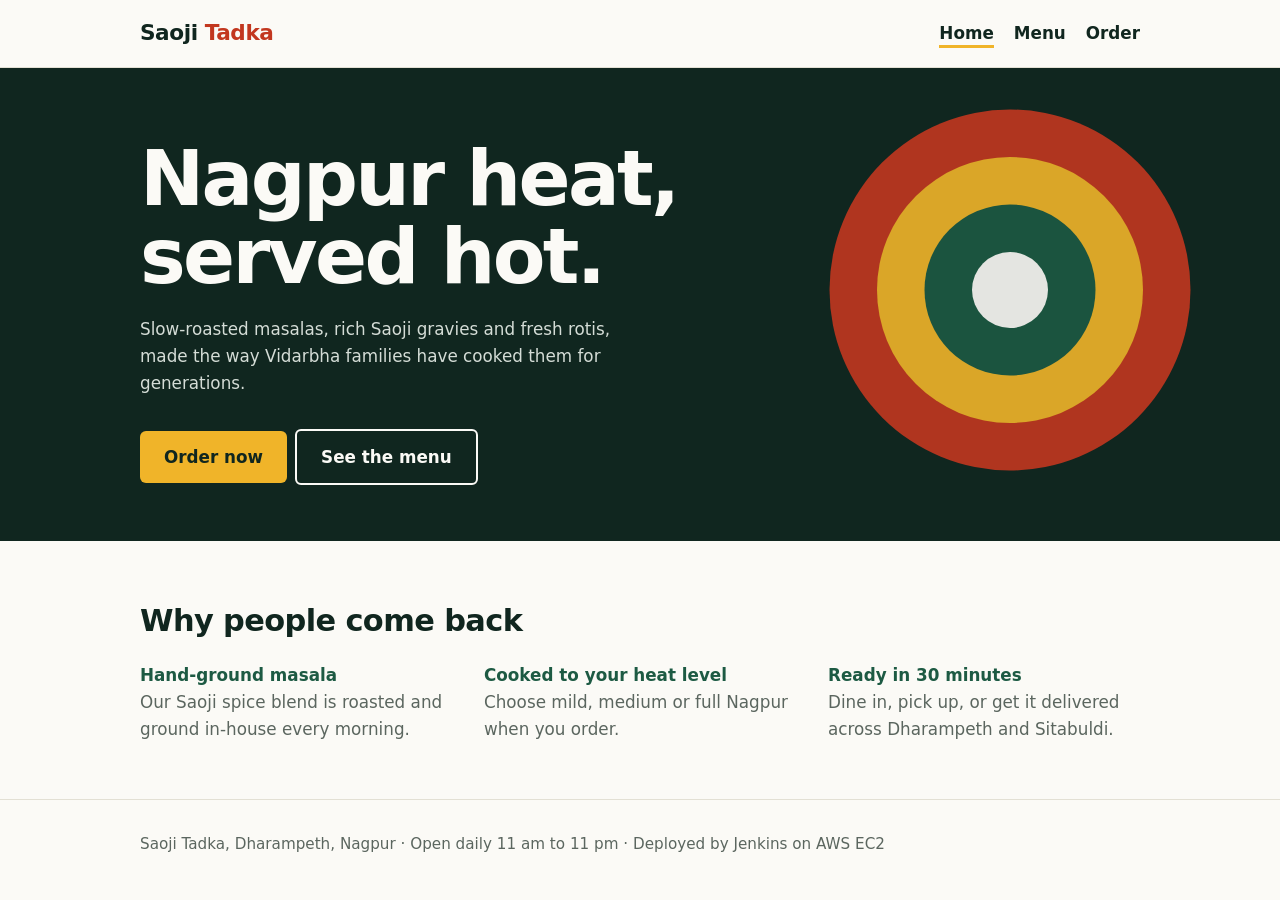
<file: index.html>
<!DOCTYPE html>
<html lang="en"><head><meta charset="UTF-8"><meta name="viewport" content="width=device-width, initial-scale=1.0"><title>Saoji Tadka | Nagpur's spicy kitchen</title>
<meta name="description" content="Authentic Saoji cuisine from Nagpur."><link rel="stylesheet" href="css/style.css"></head>
<body>
<header class="site"><div class="wrap">
<a class="logo" href="index.html">Saoji <span>Tadka</span></a>
<nav aria-label="Main"><a href="index.html" aria-current="page">Home</a><a href="menu.html" >Menu</a><a href="order.html" >Order</a></nav>
</div></header>
<main>
<div class="hero"><div class="wrap">
<svg viewBox="0 0 400 400" aria-hidden="true"><circle cx="200" cy="200" r="190" fill="#c2371f"/><circle cx="200" cy="200" r="140" fill="#f0b429"/><circle cx="200" cy="200" r="90" fill="#1d5a43"/><circle cx="200" cy="200" r="40" fill="#fbfaf6"/></svg>
<h1>Nagpur heat, served hot.</h1>
<p>Slow-roasted masalas, rich Saoji gravies and fresh rotis, made the way Vidarbha families have cooked them for generations.</p>
<a class="btn" href="order.html">Order now</a><a class="btn ghost" href="menu.html">See the menu</a>
</div></div>
<section><div class="wrap"><h2>Why people come back</h2>
<div class="facts">
<div><h3>Hand-ground masala</h3><p>Our Saoji spice blend is roasted and ground in-house every morning.</p></div>
<div><h3>Cooked to your heat level</h3><p>Choose mild, medium or full Nagpur when you order.</p></div>
<div><h3>Ready in 30 minutes</h3><p>Dine in, pick up, or get it delivered across Dharampeth and Sitabuldi.</p></div>
</div></div></section>
</main>
<footer><div class="wrap">Saoji Tadka, Dharampeth, Nagpur · Open daily 11 am to 11 pm · Deployed by Jenkins on AWS EC2</div></footer>
</body></html>
</file>
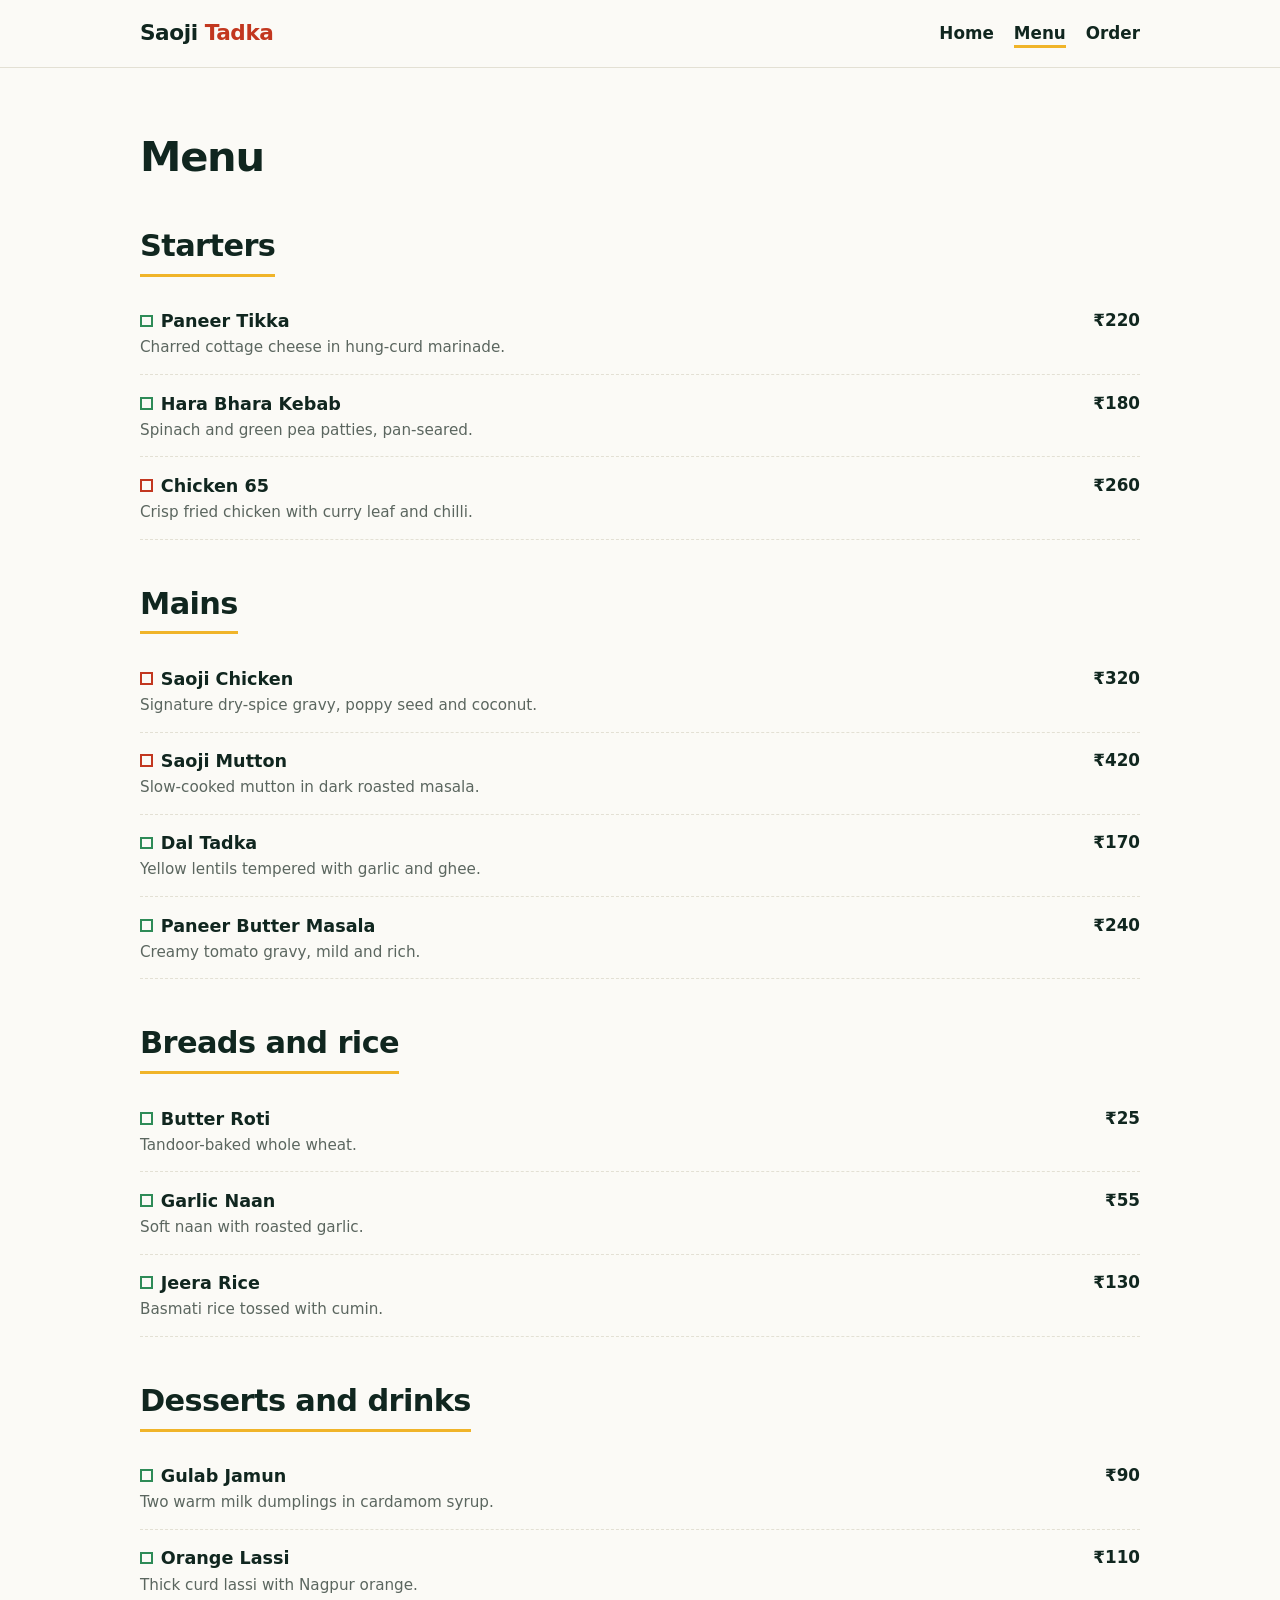
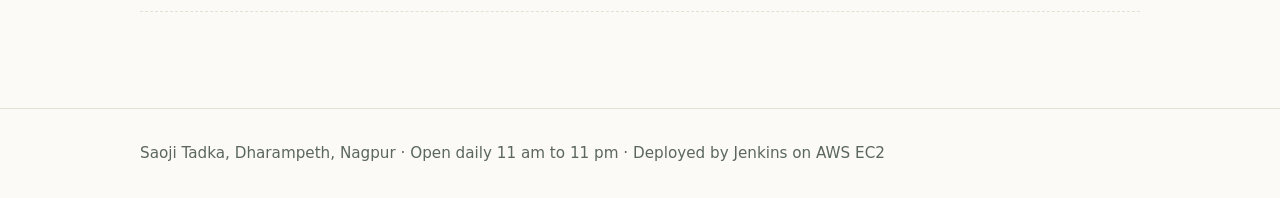
<file: menu.html>
<!DOCTYPE html>
<html lang="en"><head><meta charset="UTF-8"><meta name="viewport" content="width=device-width, initial-scale=1.0"><title>Menu | Saoji Tadka</title><link rel="stylesheet" href="css/style.css"></head>
<body>
<header class="site"><div class="wrap">
<a class="logo" href="index.html">Saoji <span>Tadka</span></a>
<nav aria-label="Main"><a href="index.html" >Home</a><a href="menu.html" aria-current="page">Menu</a><a href="order.html" >Order</a></nav>
</div></header>
<main><section><div class="wrap">
<h1 style="font-size:2.6rem;letter-spacing:-.03em;margin-bottom:2rem">Menu</h1>
<div class="menu-group"><h2>Starters</h2>
<div class="dish"><div><h3><span class="veg" aria-label="Vegetarian"></span>Paneer Tikka</h3><p>Charred cottage cheese in hung-curd marinade.</p></div><span class="price">₹220</span></div>
<div class="dish"><div><h3><span class="veg" aria-label="Vegetarian"></span>Hara Bhara Kebab</h3><p>Spinach and green pea patties, pan-seared.</p></div><span class="price">₹180</span></div>
<div class="dish"><div><h3><span class="nonveg" aria-label="Non-vegetarian"></span>Chicken 65</h3><p>Crisp fried chicken with curry leaf and chilli.</p></div><span class="price">₹260</span></div>
</div>
<div class="menu-group"><h2>Mains</h2>
<div class="dish"><div><h3><span class="nonveg" aria-label="Non-vegetarian"></span>Saoji Chicken</h3><p>Signature dry-spice gravy, poppy seed and coconut.</p></div><span class="price">₹320</span></div>
<div class="dish"><div><h3><span class="nonveg" aria-label="Non-vegetarian"></span>Saoji Mutton</h3><p>Slow-cooked mutton in dark roasted masala.</p></div><span class="price">₹420</span></div>
<div class="dish"><div><h3><span class="veg" aria-label="Vegetarian"></span>Dal Tadka</h3><p>Yellow lentils tempered with garlic and ghee.</p></div><span class="price">₹170</span></div>
<div class="dish"><div><h3><span class="veg" aria-label="Vegetarian"></span>Paneer Butter Masala</h3><p>Creamy tomato gravy, mild and rich.</p></div><span class="price">₹240</span></div>
</div>
<div class="menu-group"><h2>Breads and rice</h2>
<div class="dish"><div><h3><span class="veg" aria-label="Vegetarian"></span>Butter Roti</h3><p>Tandoor-baked whole wheat.</p></div><span class="price">₹25</span></div>
<div class="dish"><div><h3><span class="veg" aria-label="Vegetarian"></span>Garlic Naan</h3><p>Soft naan with roasted garlic.</p></div><span class="price">₹55</span></div>
<div class="dish"><div><h3><span class="veg" aria-label="Vegetarian"></span>Jeera Rice</h3><p>Basmati rice tossed with cumin.</p></div><span class="price">₹130</span></div>
</div>
<div class="menu-group"><h2>Desserts and drinks</h2>
<div class="dish"><div><h3><span class="veg" aria-label="Vegetarian"></span>Gulab Jamun</h3><p>Two warm milk dumplings in cardamom syrup.</p></div><span class="price">₹90</span></div>
<div class="dish"><div><h3><span class="veg" aria-label="Vegetarian"></span>Orange Lassi</h3><p>Thick curd lassi with Nagpur orange.</p></div><span class="price">₹110</span></div>
</div>
</div></section></main>
<footer><div class="wrap">Saoji Tadka, Dharampeth, Nagpur · Open daily 11 am to 11 pm · Deployed by Jenkins on AWS EC2</div></footer>
</body></html>
</file>
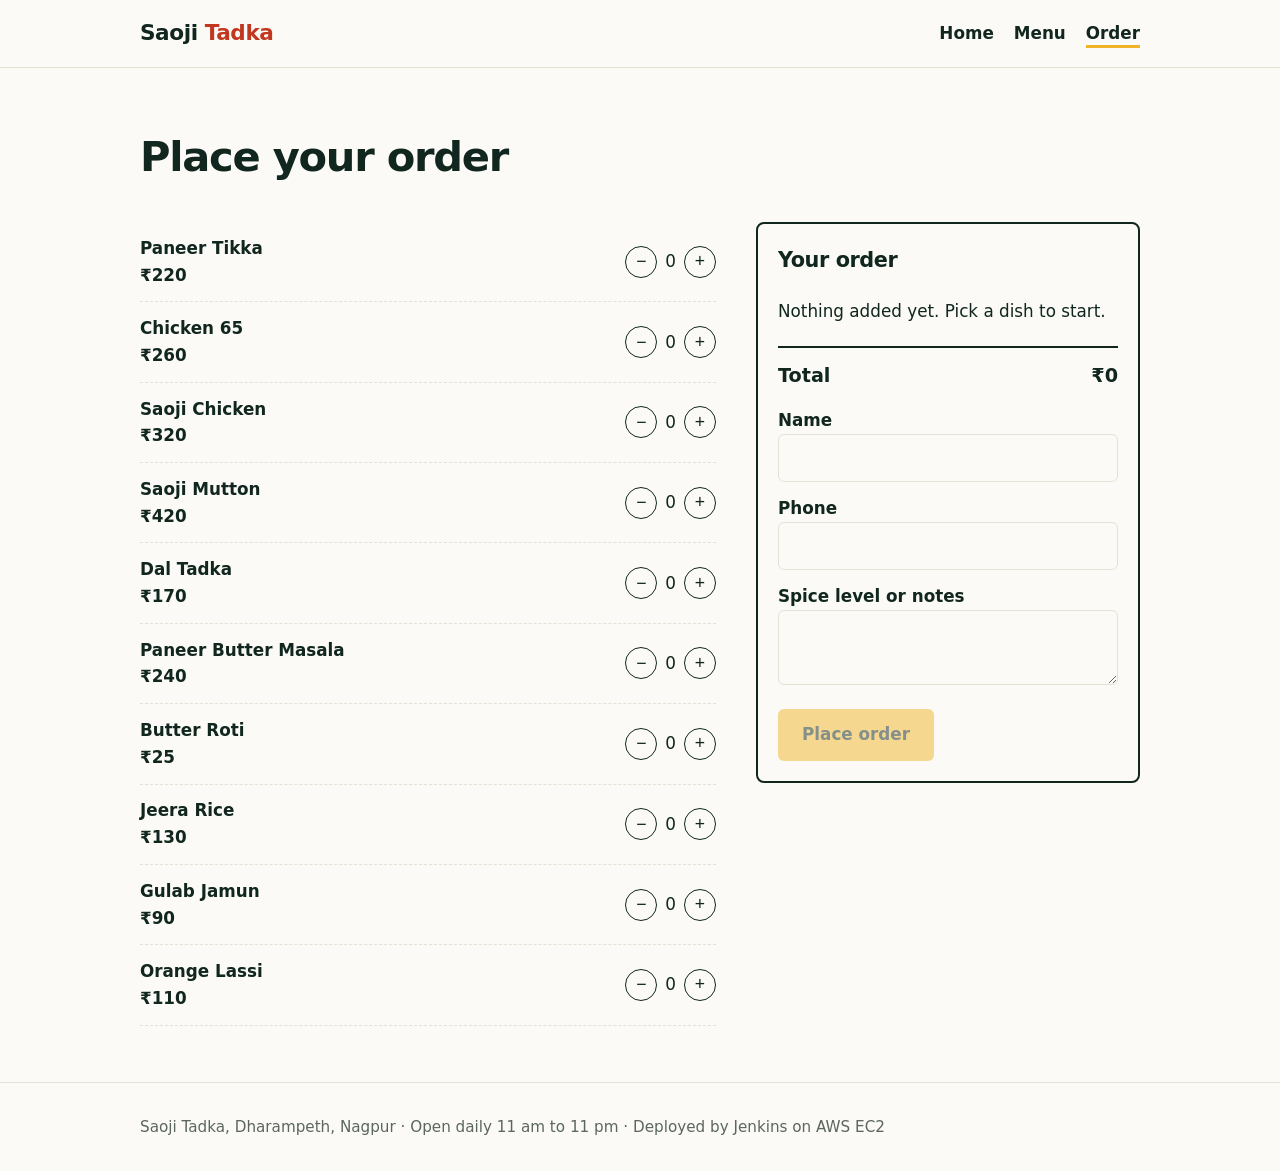
<file: order.html>
<!DOCTYPE html>
<html lang="en"><head><meta charset="UTF-8"><meta name="viewport" content="width=device-width, initial-scale=1.0"><title>Order | Saoji Tadka</title><link rel="stylesheet" href="css/style.css"></head>
<body>
<header class="site"><div class="wrap">
<a class="logo" href="index.html">Saoji <span>Tadka</span></a>
<nav aria-label="Main"><a href="index.html" >Home</a><a href="menu.html" >Menu</a><a href="order.html" aria-current="page">Order</a></nav>
</div></header>
<main><section><div class="wrap">
<h1 style="font-size:2.6rem;letter-spacing:-.03em;margin-bottom:2rem">Place your order</h1>
<div class="order-grid">
<div id="items" aria-label="Dishes"></div>
<aside class="cart" aria-live="polite">
<h2 style="font-size:1.3rem">Your order</h2>
<ul id="cart-list"><li>Nothing added yet. Pick a dish to start.</li></ul>
<div class="total"><span>Total</span><span id="total">₹0</span></div>
<label for="name">Name</label><input id="name" autocomplete="name">
<label for="phone">Phone</label><input id="phone" inputmode="tel" autocomplete="tel">
<label for="note">Spice level or notes</label><textarea id="note" rows="2"></textarea>
<p style="margin-top:1rem"><button class="btn" id="place" disabled>Place order</button></p>
<div class="msg" id="msg" role="status"></div>
</aside>
</div></div></section></main>
<footer><div class="wrap">Saoji Tadka, Dharampeth, Nagpur · Open daily 11 am to 11 pm · Deployed by Jenkins on AWS EC2</div></footer>
<script src="js/order.js"></script>
</body></html>
</file>
<file: css/style.css>
:root{
  --ink:#10261f; --leaf:#1d5a43; --turmeric:#f0b429; --chili:#c2371f;
  --paper:#fbfaf6; --line:#e3e0d4; --muted:#5b665f;
  --font:"Bricolage Grotesque","Segoe UI",system-ui,-apple-system,sans-serif;
}
@media (prefers-color-scheme:dark){
  :root{--ink:#f3f1e8;--paper:#0e1c17;--line:#274035;--muted:#9db0a6;--leaf:#5fc79b}
}
*{box-sizing:border-box;margin:0;padding:0}
html{scroll-behavior:smooth}
body{font-family:var(--font);background:var(--paper);color:var(--ink);line-height:1.6;font-size:1.05rem}
a{color:inherit}
:focus-visible{outline:3px solid var(--turmeric);outline-offset:3px}
.wrap{max-width:1040px;margin:0 auto;padding:0 1.25rem}
header.site{border-bottom:1px solid var(--line)}
header.site .wrap{display:flex;justify-content:space-between;align-items:center;flex-wrap:wrap;gap:.75rem;padding-top:1rem;padding-bottom:1rem}
.logo{font-weight:800;font-size:1.35rem;text-decoration:none;letter-spacing:-.02em}
.logo span{color:var(--chili)}
nav a{margin-left:1.25rem;text-decoration:none;font-weight:600;padding-bottom:2px}
nav a:hover,nav a[aria-current="page"]{border-bottom:3px solid var(--turmeric)}
.hero{padding:4.5rem 0 3.5rem;background:#10261f;color:#fbfaf6;position:relative;overflow:hidden}
.hero .wrap{position:relative}
.hero h1{font-size:clamp(2.4rem,7vw,4.8rem);line-height:1.02;letter-spacing:-.035em;max-width:14ch}
.hero p{max-width:46ch;margin:1.25rem 0 2rem;color:#d4dcd6}
.hero svg{position:absolute;right:-40px;top:-40px;width:380px;opacity:.9}
.btn{display:inline-block;background:var(--turmeric);color:#10261f;padding:.8rem 1.5rem;border-radius:6px;text-decoration:none;border:0;cursor:pointer;font:inherit;font-weight:700}
.btn:hover{background:#ffc94d}
.btn.ghost{background:transparent;color:inherit;border:2px solid currentColor;margin-left:.5rem}
.btn:disabled{opacity:.5;cursor:not-allowed}
section{padding:3.5rem 0}
h2{font-size:1.9rem;letter-spacing:-.02em;margin-bottom:1rem}
.facts{display:grid;grid-template-columns:repeat(auto-fit,minmax(220px,1fr));gap:2rem}
.facts h3{font-size:1.05rem;color:var(--leaf)}
.facts p{color:var(--muted)}
.menu-group{margin-bottom:2.5rem}
.menu-group h2{border-bottom:3px solid var(--turmeric);display:inline-block;padding-bottom:.2rem}
.dish{display:flex;justify-content:space-between;gap:1rem;padding:.9rem 0;border-bottom:1px dashed var(--line)}
.dish h3{font-size:1.1rem}
.dish p{color:var(--muted);font-size:.95rem}
.price{font-weight:700;white-space:nowrap}
.veg,.nonveg{display:inline-block;width:.8rem;height:.8rem;border:2px solid;margin-right:.5rem}
.veg{border-color:#2e8b57}.nonveg{border-color:var(--chili)}
.order-grid{display:grid;grid-template-columns:1.5fr 1fr;gap:2.5rem}
@media(max-width:760px){.order-grid{grid-template-columns:1fr}.hero svg{display:none}}
.item{display:flex;justify-content:space-between;align-items:center;gap:1rem;padding:.8rem 0;border-bottom:1px dashed var(--line)}
.qty{display:flex;align-items:center;gap:.5rem}
.qty button{width:2rem;height:2rem;border-radius:50%;border:1.5px solid var(--ink);background:transparent;color:inherit;font-size:1.1rem;cursor:pointer}
.qty button:hover{background:var(--turmeric);color:#10261f;border-color:var(--turmeric)}
.cart{border:2px solid var(--ink);padding:1.25rem;border-radius:8px;position:sticky;top:1rem;align-self:start}
.cart li{list-style:none;display:flex;justify-content:space-between;padding:.3rem 0}
.total{display:flex;justify-content:space-between;font-weight:800;font-size:1.2rem;margin:1rem 0;padding-top:.8rem;border-top:2px solid var(--ink)}
label{display:block;font-weight:600;margin-top:.8rem}
input,textarea{width:100%;padding:.6rem;font:inherit;border:1.5px solid var(--line);border-radius:6px;background:var(--paper);color:var(--ink)}
.msg{margin-top:1rem;padding:.8rem;border-radius:6px;color:#fff;display:none}
footer{border-top:1px solid var(--line);padding:2rem 0;color:var(--muted);font-size:.95rem}
@media(prefers-reduced-motion:reduce){html{scroll-behavior:auto}}
</file>
